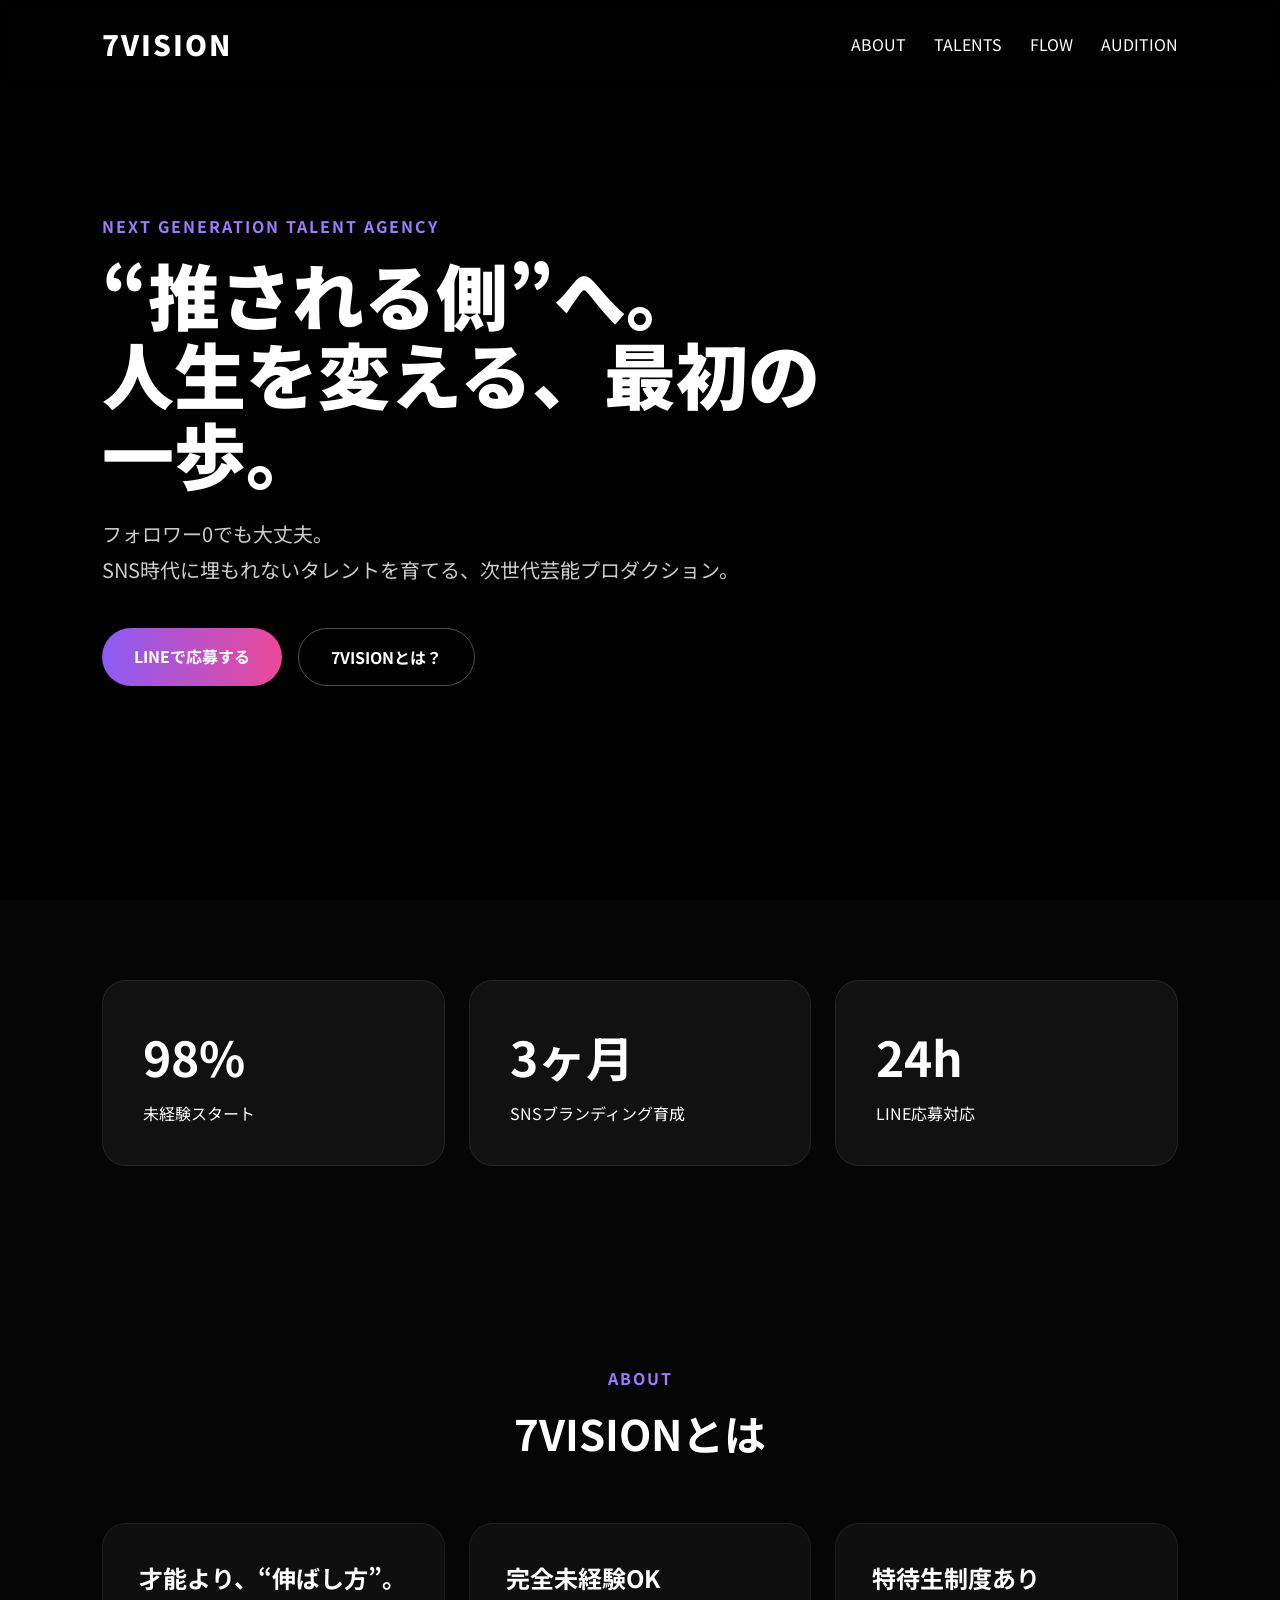
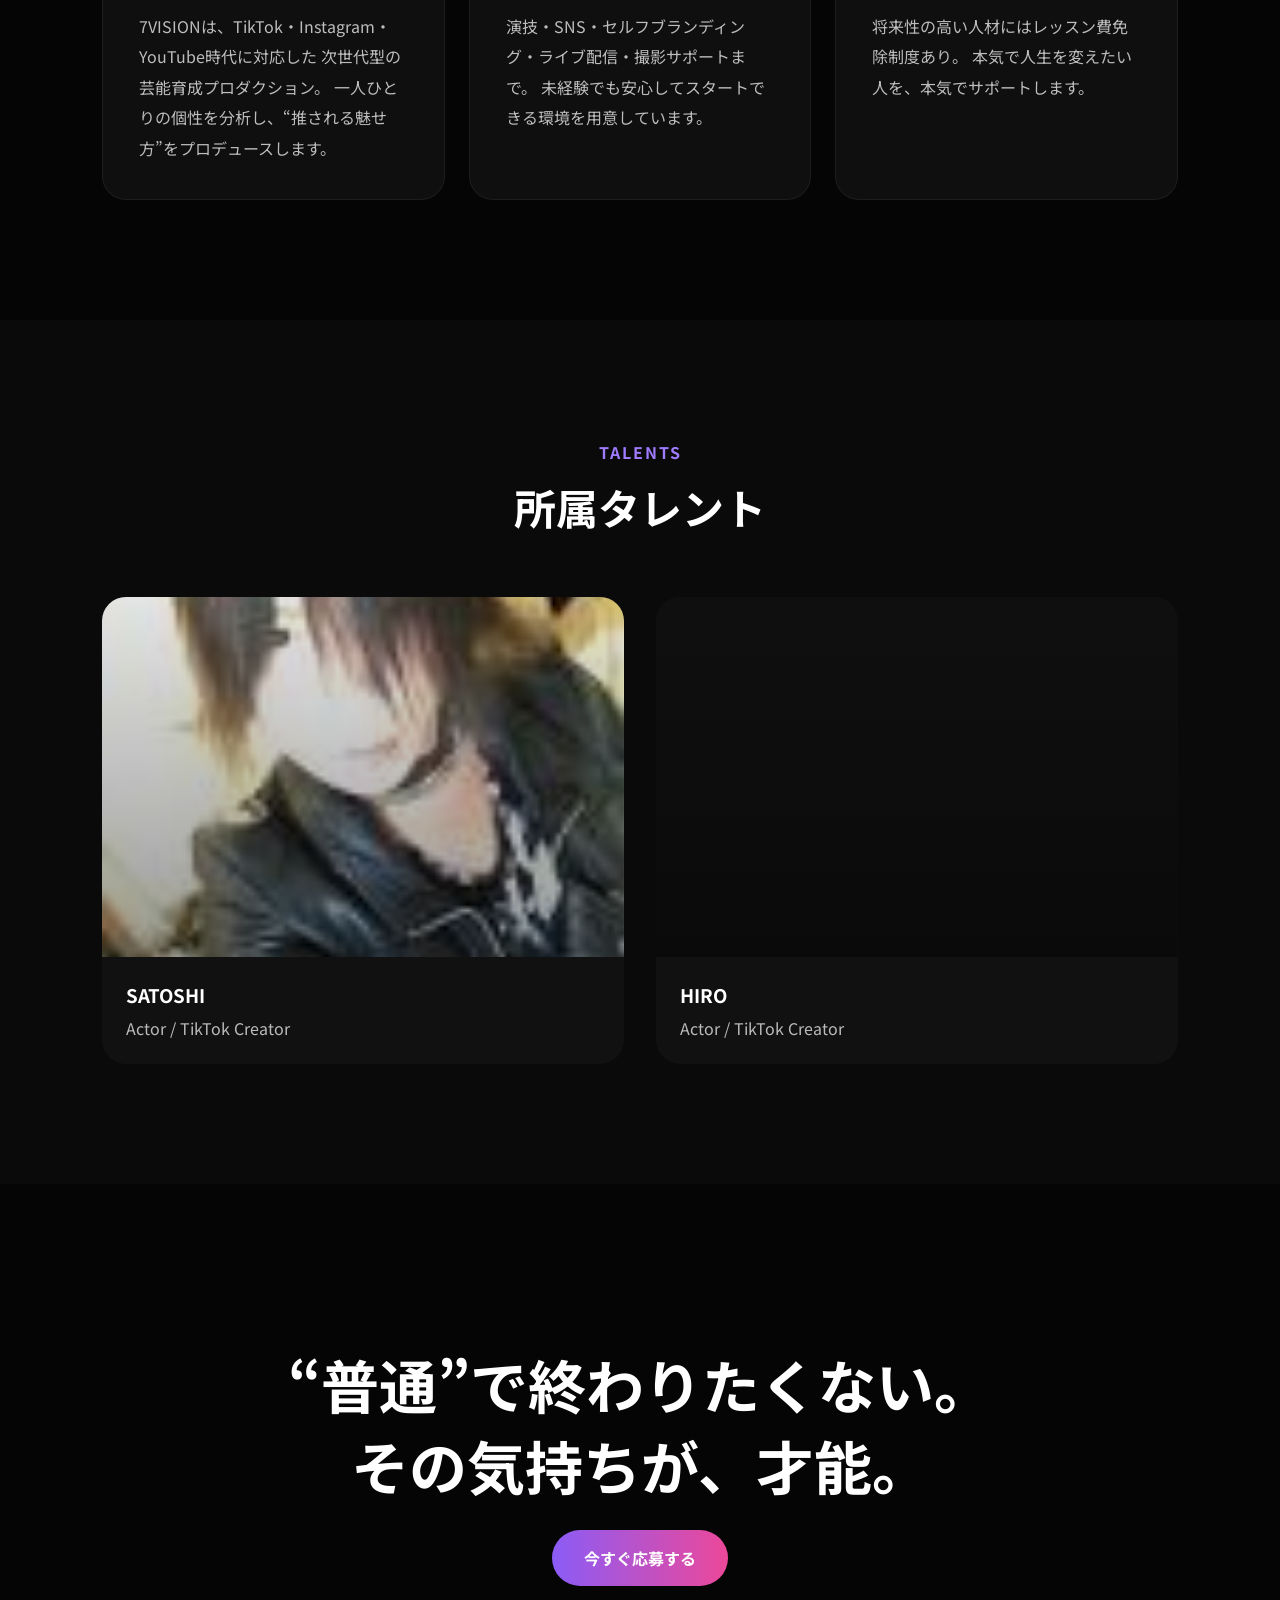
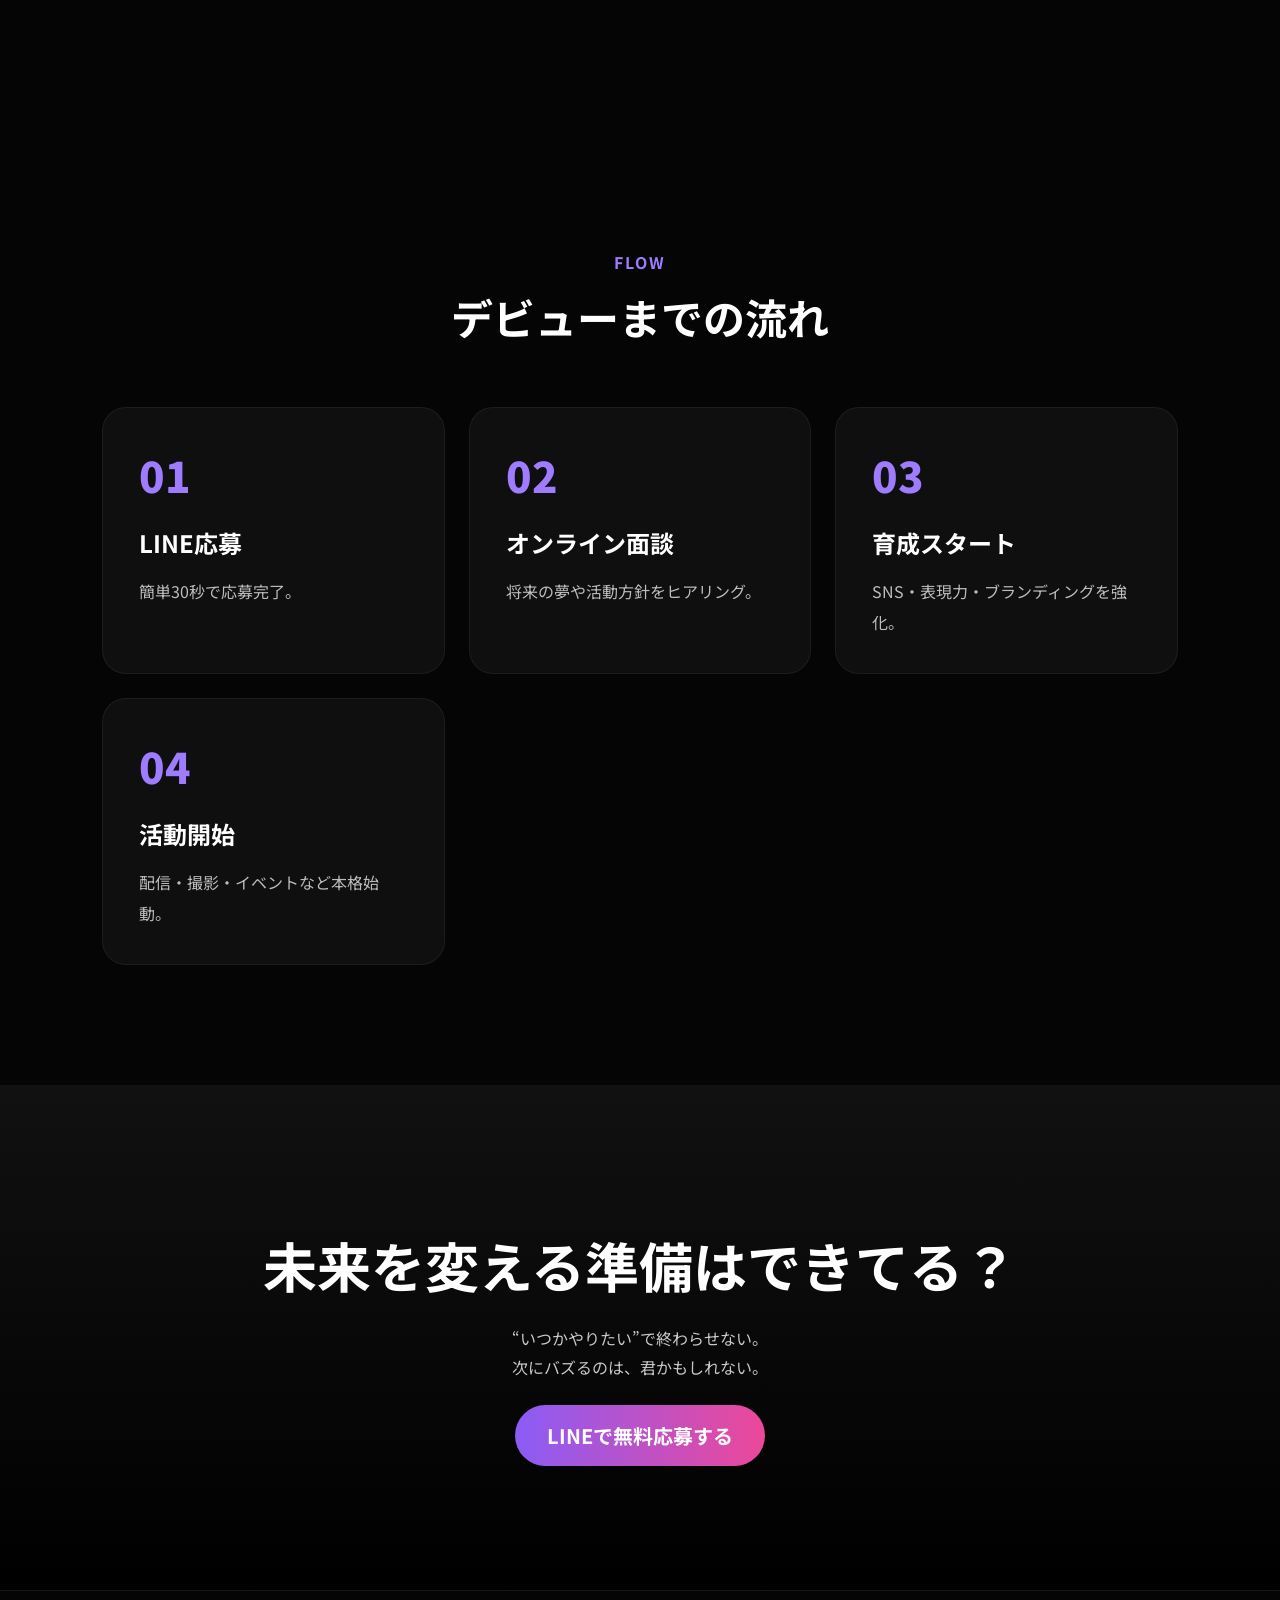
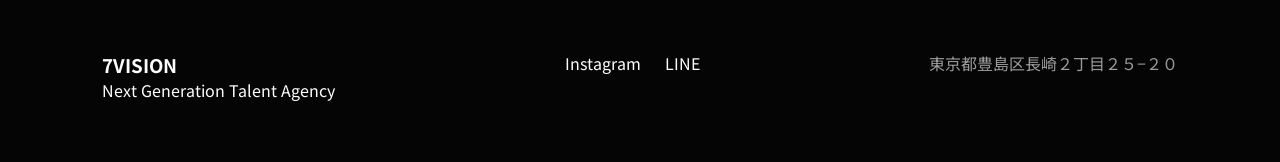
<file: index.html>
<!DOCTYPE html>
<html lang="ja">
<head>
  <meta charset="UTF-8" />
  <meta name="viewport" content="width=device-width, initial-scale=1.0"/>
  <title>7VISION | 次世代タレントプロダクション</title>
  <link rel="preconnect" href="https://fonts.googleapis.com">
  <link rel="preconnect" href="https://fonts.gstatic.com" crossorigin>
  <link href="https://fonts.googleapis.com/css2?family=Noto+Sans+JP:wght@300;400;500;700;900&display=swap" rel="stylesheet">
  <link rel="stylesheet" href="style.css"/>
</head>
<body>

<header class="header">
  <div class="logo">7VISION</div>
  <nav>
    <a href="#about">ABOUT</a>
    <a href="#talents">TALENTS</a>
    <a href="#flow">FLOW</a>
    <a href="#contact">AUDITION</a>
  </nav>
</header>

<section class="hero">
  <div class="overlay"></div>
  <div class="hero-content">
    <p class="mini">NEXT GENERATION TALENT AGENCY</p>
    <h1>
      “推される側”へ。<br>
      人生を変える、最初の一歩。
    </h1>
    <p class="desc">
      フォロワー0でも大丈夫。<br>
      SNS時代に埋もれないタレントを育てる、次世代芸能プロダクション。
    </p>

    <div class="hero-buttons">
      <a class="btn primary" href="#contact">LINEで応募する</a>
      <a class="btn secondary" href="#about">7VISIONとは？</a>
    </div>
  </div>
</section>

<section class="stats">
  <div class="card">
    <h2>98%</h2>
    <p>未経験スタート</p>
  </div>
  <div class="card">
    <h2>3ヶ月</h2>
    <p>SNSブランディング育成</p>
  </div>
  <div class="card">
    <h2>24h</h2>
    <p>LINE応募対応</p>
  </div>
</section>

<section id="about" class="about">
  <div class="section-title">
    <span>ABOUT</span>
    <h2>7VISIONとは</h2>
  </div>

  <div class="about-grid">
    <div class="about-box">
      <h3>才能より、“伸ばし方”。</h3>
      <p>
        7VISIONは、TikTok・Instagram・YouTube時代に対応した
        次世代型の芸能育成プロダクション。
        一人ひとりの個性を分析し、“推される魅せ方”をプロデュースします。
      </p>
    </div>

    <div class="about-box">
      <h3>完全未経験OK</h3>
      <p>
        演技・SNS・セルフブランディング・ライブ配信・撮影サポートまで。
        未経験でも安心してスタートできる環境を用意しています。
      </p>
    </div>

    <div class="about-box">
      <h3>特待生制度あり</h3>
      <p>
        将来性の高い人材にはレッスン費免除制度あり。
        本気で人生を変えたい人を、本気でサポートします。
      </p>
    </div>
  </div>
</section>

<section id="talents" class="talents">
  <div class="section-title light">
    <span>TALENTS</span>
    <h2>所属タレント</h2>
  </div>

  <div class="talent-grid">
    <div class="talent-card">
      <div class="talent-image1"></div>
      <h3>SATOSHI</h3>
      <p>Actor / TikTok Creator</p>
    </div>
  <div class="talent-grid">
    <div class="talent-card">
      <div class="talent-image2"></div>
      <h3>HIRO</h3>
      <p>Actor / TikTok Creator</p>
    </div>
</section>

<section class="copy-section">
  <h2>
    “普通”で終わりたくない。<br>
    その気持ちが、才能。
  </h2>
  <a class="btn primary" href="#contact">今すぐ応募する</a>
</section>

<section id="flow" class="flow">
  <div class="section-title">
    <span>FLOW</span>
    <h2>デビューまでの流れ</h2>
  </div>

  <div class="flow-grid">
    <div class="flow-card">
      <span>01</span>
      <h3>LINE応募</h3>
      <p>簡単30秒で応募完了。</p>
    </div>

    <div class="flow-card">
      <span>02</span>
      <h3>オンライン面談</h3>
      <p>将来の夢や活動方針をヒアリング。</p>
    </div>

    <div class="flow-card">
      <span>03</span>
      <h3>育成スタート</h3>
      <p>SNS・表現力・ブランディングを強化。</p>
    </div>

    <div class="flow-card">
      <span>04</span>
      <h3>活動開始</h3>
      <p>配信・撮影・イベントなど本格始動。</p>
    </div>
  </div>
</section>

<section class="cta">
  <h2>未来を変える準備はできてる？</h2>
  <p>
    “いつかやりたい”で終わらせない。<br>
    次にバズるのは、君かもしれない。
  </p>
  <a class="btn primary large" href=https://line.me/ti/p/KAtIGZJ_hw>LINEで無料応募する</a>
</section>

<footer id="contact" class="footer">
  <div>
    <h3>7VISION</h3>
    <p>Next Generation Talent Agency</p>
  </div>

  <div class="footer-links">
    <a href=https://www.instagram.com/accounts/onetap/>Instagram</a>
    <a href=https://line.me/ti/p/KAtIGZJ_hw>LINE</a>
  </div>

  <div class="company">
    <p>東京都豊島区長崎２丁目２５−２０</p>
  </div>
</footer>

<script src="script.js"></script>
</body>
</html>
</file>
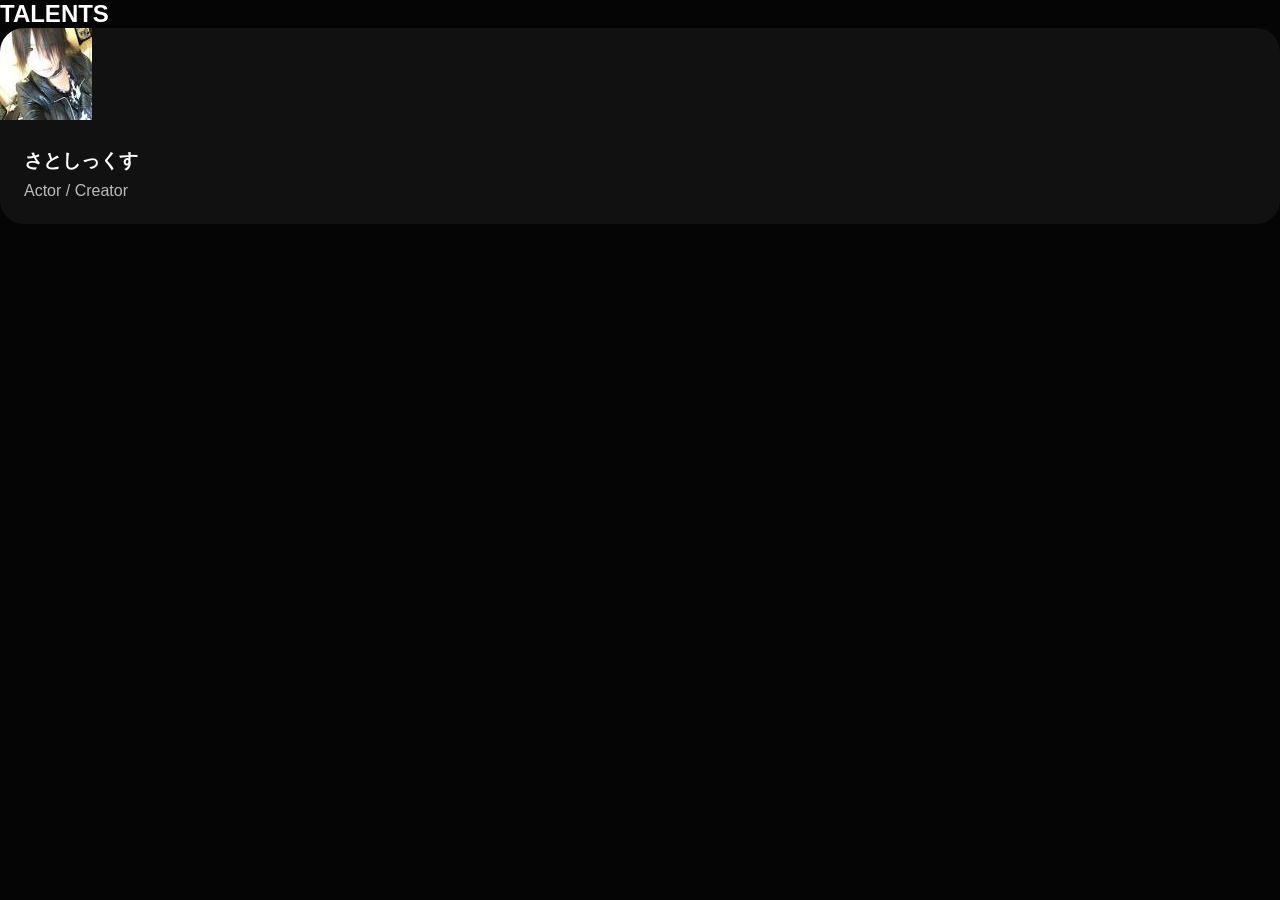
<file: talents.html>
<!DOCTYPE html>
<html lang="ja">
<head>
<meta charset="UTF-8">
<meta name="viewport" content="width=device-width, initial-scale=1.0">
<title>TALENTS | 7 VISION</title>
<link rel="stylesheet" href="style.css">
</head>

<body>

<section class="section">
<h2>TALENTS</h2>

<div class="talent-grid">

<div class="talent-card">
<img src="[data-uri]" />
<h3>さとしっくす</h3>
<p>Actor / Creator</p>
</div>

</div>

</section>

</body>
</html>
</file>
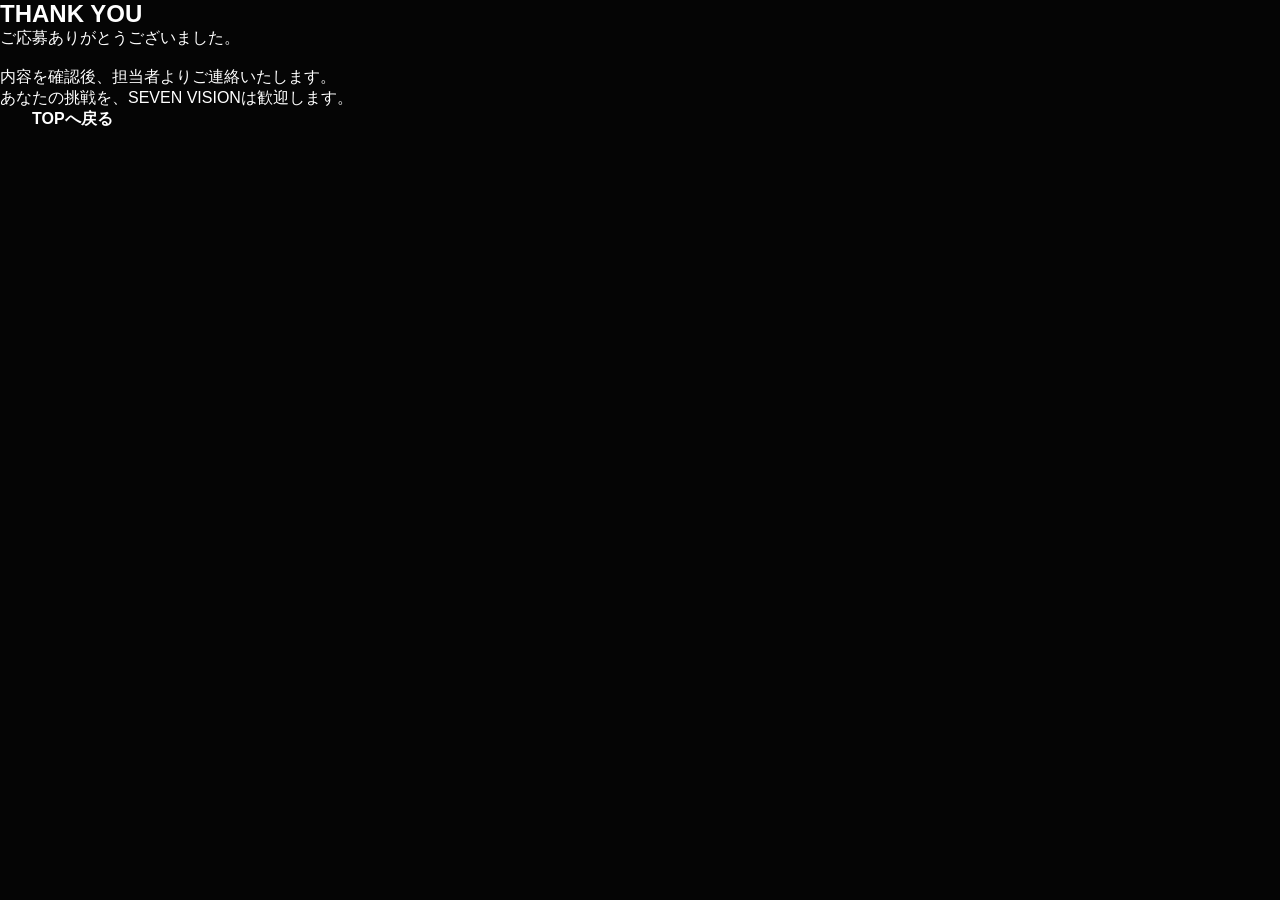
<file: thanks.html>
<!DOCTYPE html>
<html lang="ja">
<head>
  <meta charset="UTF-8">
  <meta name="viewport" content="width=device-width, initial-scale=1.0">
  <title>THANK YOU | 7 VISION</title>

  <link rel="stylesheet" href="style.css">
</head>

<body>

<section class="section thanks-page">

  <div class="thanks-box">

    <h1>
      THANK YOU
    </h1>

    <p>
      ご応募ありがとうございました。<br><br>

      内容を確認後、担当者よりご連絡いたします。<br>

      あなたの挑戦を、SEVEN VISIONは歓迎します。
    </p>

    <a href="index.html" class="btn">
      TOPへ戻る
    </a>

  </div>

</section>

</body>
</html>
</file>
<file: style.css>
*{
  margin:0;
  padding:0;
  box-sizing:border-box;
}

body{
  font-family:'Noto Sans JP',sans-serif;
  background:#050505;
  color:white;
  overflow-x:hidden;
}

a{
  text-decoration:none;
  color:white;
}

.header{
  position:fixed;
  width:100%;
  top:0;
  left:0;
  padding:24px 8%;
  display:flex;
  justify-content:space-between;
  align-items:center;
  z-index:1000;
  backdrop-filter:blur(12px);
  background:rgba(0,0,0,0.3);
}

.logo{
  font-size:28px;
  font-weight:900;
  letter-spacing:2px;
}

nav{
  display:flex;
  gap:28px;
}

.hero{
  min-height:100vh;
  background:
    linear-gradient(to bottom, rgba(0,0,0,0.6), rgba(0,0,0,0.9)),
    url('https://images.unsplash.com/photo-1515886657613-9f3515b0c78f?q=80&w=1600&auto=format&fit=crop');
  background-size:cover;
  background-position:center;
  display:flex;
  align-items:center;
  padding:0 8%;
  position:relative;
}

.hero-content{
  max-width:760px;
}

.mini{
  color:#9e7bff;
  font-weight:700;
  letter-spacing:2px;
  margin-bottom:16px;
}

.hero h1{
  font-size:72px;
  line-height:1.1;
  margin-bottom:24px;
  font-weight:900;
}

.desc{
  font-size:20px;
  color:#cccccc;
  line-height:1.8;
  margin-bottom:40px;
}

.hero-buttons{
  display:flex;
  gap:16px;
  flex-wrap:wrap;
}

.btn{
  padding:16px 32px;
  border-radius:999px;
  font-weight:700;
  transition:0.3s;
}

.primary{
  background:linear-gradient(90deg,#8b5cf6,#ec4899);
}

.primary:hover{
  transform:translateY(-3px);
}

.secondary{
  border:1px solid rgba(255,255,255,0.3);
}

.stats{
  padding:80px 8%;
  display:grid;
  grid-template-columns:repeat(auto-fit,minmax(220px,1fr));
  gap:24px;
}

.card{
  background:#111;
  padding:40px;
  border-radius:24px;
  border:1px solid rgba(255,255,255,0.08);
}

.card h2{
  font-size:48px;
  margin-bottom:10px;
}

.section-title{
  text-align:center;
  margin-bottom:60px;
}

.section-title span{
  color:#9e7bff;
  font-weight:700;
  letter-spacing:2px;
}

.section-title h2{
  margin-top:12px;
  font-size:42px;
}

.about,
.flow{
  padding:120px 8%;
}

.about-grid,
.flow-grid{
  display:grid;
  grid-template-columns:repeat(auto-fit,minmax(260px,1fr));
  gap:24px;
}

.about-box,
.flow-card{
  background:#0f0f0f;
  padding:36px;
  border-radius:24px;
  border:1px solid rgba(255,255,255,0.06);
}

.about-box h3,
.flow-card h3{
  margin-bottom:16px;
  font-size:24px;
}

.about-box p,
.flow-card p{
  color:#bdbdbd;
  line-height:1.9;
}

.flow-card span{
  display:inline-block;
  margin-bottom:20px;
  font-size:42px;
  font-weight:900;
  color:#9e7bff;
}

.talents{
  padding:120px 8%;
  background:#0a0a0a;
}

.talent-grid{
  display:grid;
  grid-template-columns:repeat(auto-fit,minmax(260px,1fr));
  gap:32px;
}

.talent-card{
  background:#111;
  border-radius:24px;
  overflow:hidden;
}

.talent-image1{
  height:360px;
  background:
    linear-gradient(rgba(0,0,0,0.1),rgba(0,0,0,0.4)),
    url('[data-uri]');
      background-size:cover;
  background-position:center;
}

.talent-image2{
  height:360px;
  background:
    linear-gradient(rgba(0,0,0,0.1),rgba(0,0,0,0.4)),
    url('https://photos.app.goo.gl/q9ezKqpaVffjYiXd8');
  background-size:cover;
  background-position:center;
}

.talent-card h3{
  padding:24px 24px 8px;
}

.talent-card p{
  padding:0 24px 24px;
  color:#bbbbbb;
}

.copy-section{
  padding:160px 8%;
  text-align:center;
}

.copy-section h2{
  font-size:58px;
  line-height:1.4;
  margin-bottom:40px;
}

.cta{
  padding:140px 8%;
  text-align:center;
  background:linear-gradient(180deg,#111,#000);
}

.cta h2{
  font-size:54px;
  margin-bottom:20px;
}

.cta p{
  color:#c9c9c9;
  line-height:1.8;
  margin-bottom:40px;
}

.large{
  font-size:20px;
}

.footer{
  padding:60px 8%;
  display:flex;
  justify-content:space-between;
  flex-wrap:wrap;
  gap:24px;
  border-top:1px solid rgba(255,255,255,0.08);
}

.footer-links{
  display:flex;
  gap:24px;
}

.company p{
  color:#9c9c9c;
}

@media(max-width:768px){

  nav{
    display:none;
  }

  .hero h1{
    font-size:48px;
  }

  .desc{
    font-size:16px;
  }

  .copy-section h2,
  .cta h2{
    font-size:36px;
  }

  .section-title h2{
    font-size:32px;
  }
}
</file>
